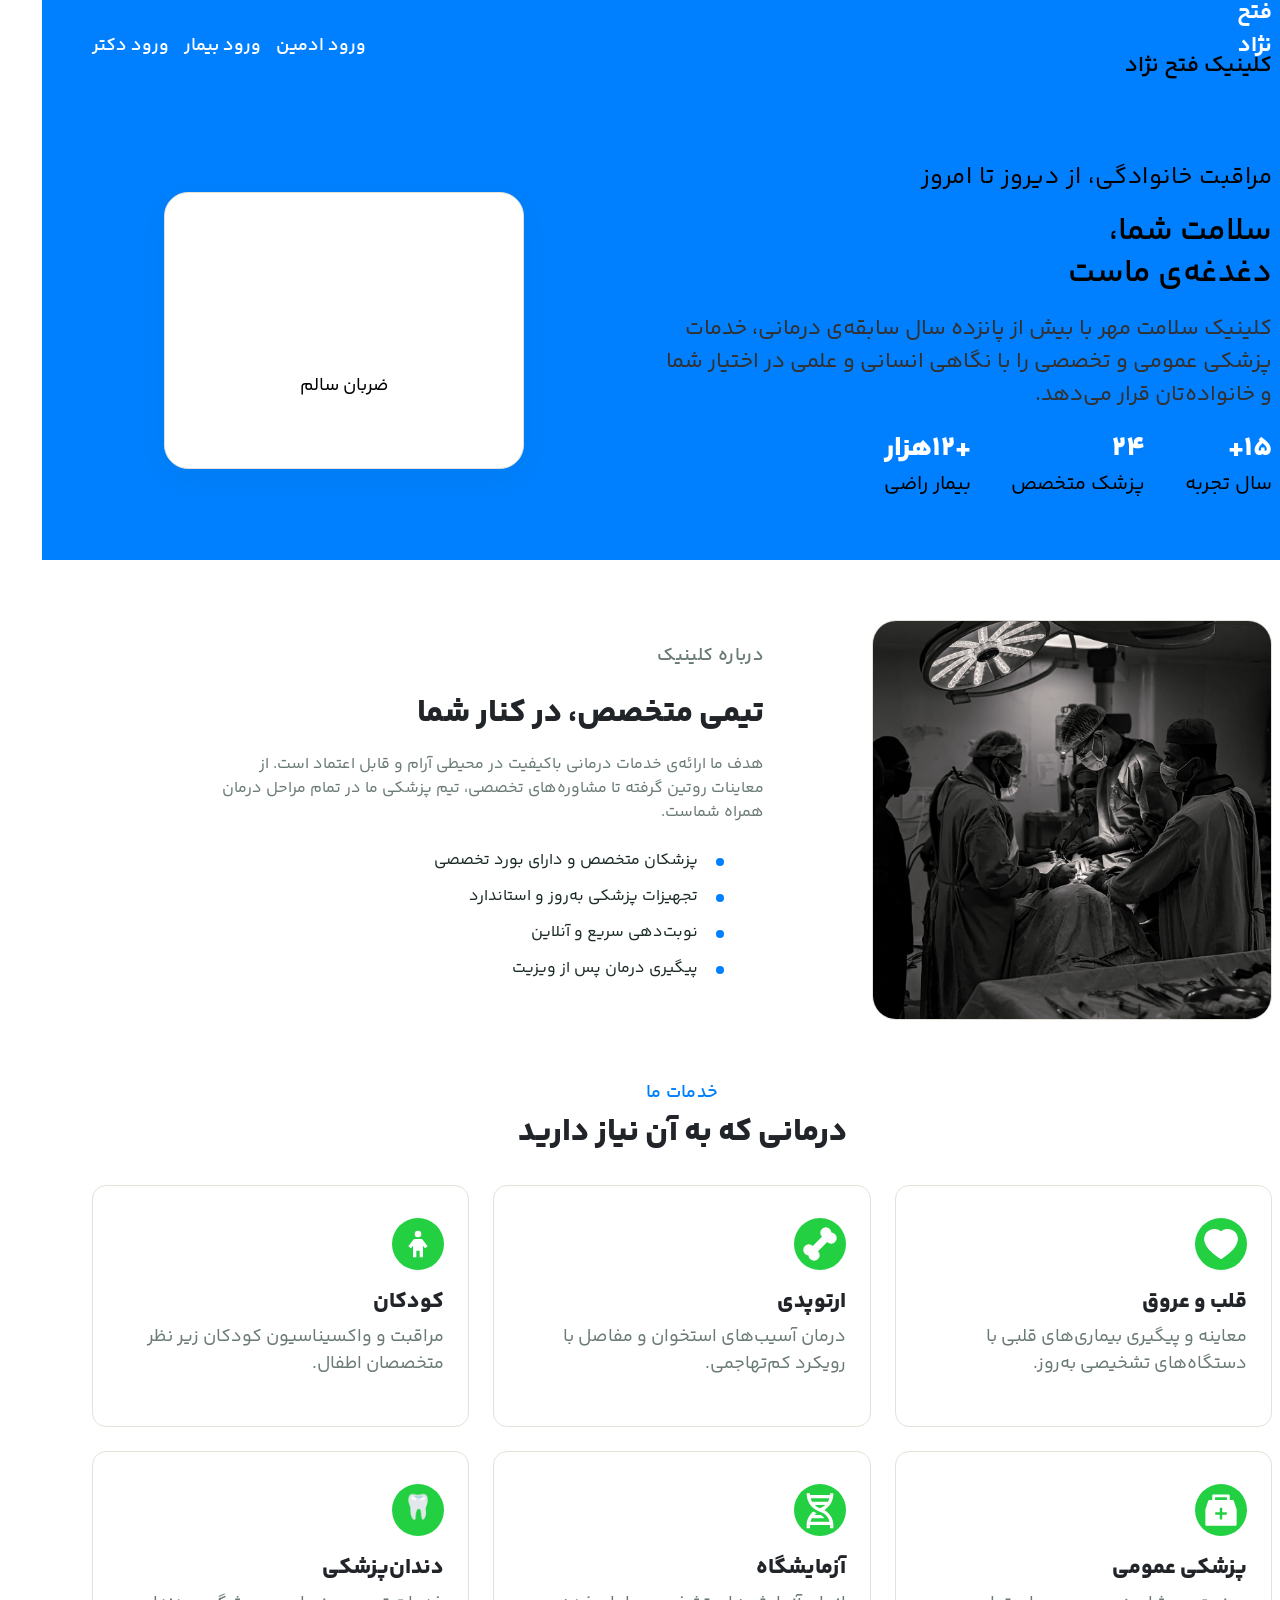
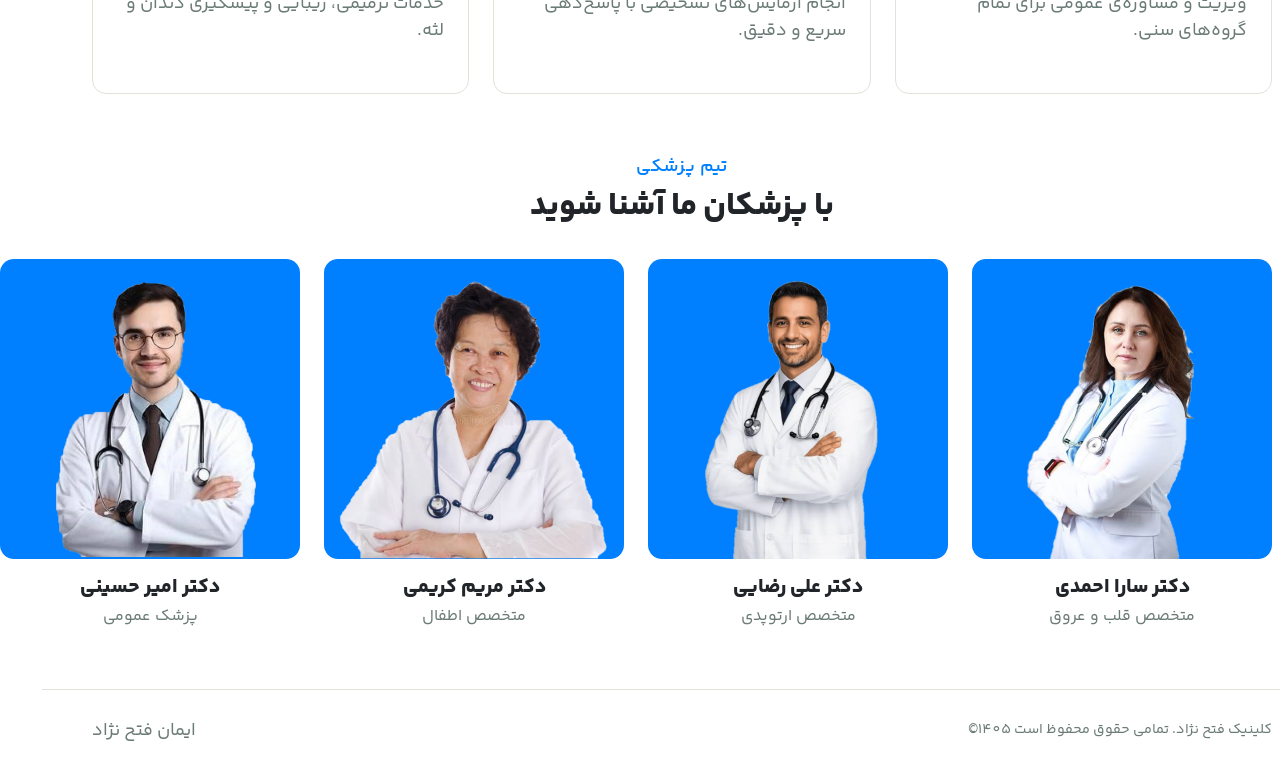
<file: index.html>
<!DOCTYPE html>
<html lang="en">

<head>
    <meta charset="UTF-8">
    <meta name="viewport" content="width=device-width, initial-scale=1.0">
    <title>Iman FathNezhad</title>
    <link rel="stylesheet" href="css/bootstrap.min.css">
    <link rel="stylesheet" href="fonts/YekanBakh/fontiran.css">
    <link rel="stylesheet" href="css/style.css">
</head>

<body>

    <header class="header">
        <div class="container">
            <div class="header-inner">
                <div class="right">
                    <a href="#" class="logo">
                        <span class="logo-mark">فتح نژاد</span>
                        <span class="logo-text">کلینیک فتح نژاد</span>
                    </a>
                </div>
                <div class="left">
                    <nav class="main-nav">
                        <a href="#about">ورود ادمین</a>
                        <a href="#services">ورود بیمار</a>
                        <a href="#doctors">ورود دکتر</a>
                    </nav>
                </div>
            </div>
        </div>
    </header>

    <!-- Hero -->
    <section class="hero">
        <div class="container">
            <div class="hero-inner">
                <div class="hero-copy">
                    <div class="head">
                        <p class="eyebrow">مراقبت خانوادگی، از دیروز تا امروز</p>
                        <h1>سلامت شما،<br>دغدغه‌ی ماست</h1>
                        <p class="hero-desc">
                            کلینیک سلامت مهر با بیش از پانزده سال سابقه‌ی درمانی، خدمات پزشکی عمومی و تخصصی را
                            با نگاهی انسانی و علمی در اختیار شما و خانواده‌تان قرار می‌دهد.
                        </p>
                    </div>
                    <!-- <div class="hero-actions">
                        <a href="#contact" class="btn btn-primary">رزرو نوبت آنلاین</a>
                        <a href="#services" class="btn btn-ghost">مشاهده خدمات</a>
                    </div> -->
                    <div class="hero-stats">
                        <div class="stat">
                            <span class="stat-num">15+</span>
                            <span class="stat-label">سال تجربه</span>
                        </div>
                        <div class="stat">
                            <span class="stat-num">24</span>
                            <span class="stat-label">پزشک متخصص</span>
                        </div>
                        <div class="stat">
                            <span class="stat-num">+۱۲هزار</span>
                            <span class="stat-label">بیمار راضی</span>
                        </div>
                    </div>
                </div>
                <div class="hero-visual" aria-hidden="true">
                    <div class="pulse-card">
                        <svg viewBox="0 0 300 100" class="pulse-line">
                            <polyline points="0,50 50,50 65,20 80,80 95,50 300,50" />
                        </svg>
                        <span class="pulse-label">ضربان سالم</span>
                    </div>
                </div>
            </div>
        </div>
    </section>

    <!-- About -->
    <section id="about" class="about">
        <div class="container">
            <div class="about-inner">
                <div class="about-visual" aria-hidden="true">
                    <img src="team/about.jpg" alt="">
                </div>
                <div class="about-copy">
                    <p class="eyebrow">درباره کلینیک</p>
                    <h2>تیمی متخصص، در کنار شما</h2>
                    <p>
                        هدف ما ارائه‌ی خدمات درمانی باکیفیت در محیطی آرام و قابل اعتماد است. از معاینات
                        روتین گرفته تا مشاوره‌های تخصصی، تیم پزشکی ما در تمام مراحل درمان همراه شماست.
                    </p>
                    <ul class="about-list">
                        <li>پزشکان متخصص و دارای بورد تخصصی</li>
                        <li>تجهیزات پزشکی به‌روز و استاندارد</li>
                        <li>نوبت‌دهی سریع و آنلاین</li>
                        <li>پیگیری درمان پس از ویزیت</li>
                    </ul>
                </div>
            </div>
        </div>
    </section>

    <!-- Services -->
    <section id="services" class="services">
        <div class="container">
            <p class="eyebrow center">خدمات ما</p>
            <h2 class="center">درمانی که به آن نیاز دارید</h2>
            <div class="services-grid">
                <article class="service-card">
                    <div class="service-icon">
                        <img src="icons/heart.svg" alt="">
                    </div>
                    <h3>قلب و عروق</h3>
                    <p>معاینه و پیگیری بیماری‌های قلبی با دستگاه‌های تشخیصی به‌روز.</p>
                </article>
                <article class="service-card">
                    <div class="service-icon">
                        <img src="icons/bxs-bone.svg" alt="">
                    </div>
                    <h3>ارتوپدی</h3>
                    <p>درمان آسیب‌های استخوان و مفاصل با رویکرد کم‌تهاجمی.</p>
                </article>
                <article class="service-card">
                    <div class="service-icon">
                        <img src="icons/bx-child.svg" alt="">
                    </div>
                    <h3>کودکان</h3>
                    <p>مراقبت و واکسیناسیون کودکان زیر نظر متخصصان اطفال.</p>
                </article>
                <article class="service-card">
                    <div class="service-icon">
                        <img src="icons/medicine-box.svg" alt="">
                    </div>
                    <h3>پزشکی عمومی</h3>
                    <p>ویزیت و مشاوره‌ی عمومی برای تمام گروه‌های سنی.</p>
                </article>
                <article class="service-card">
                    <div class="service-icon">
                        <img src="icons/bx-dna.svg" alt="">
                    </div>
                    <h3>آزمایشگاه</h3>
                    <p>انجام آزمایش‌های تشخیصی با پاسخ‌دهی سریع و دقیق.</p>
                </article>
                <article class="service-card">
                    <div class="service-icon">🦷</div>
                    <h3>دندان‌پزشکی</h3>
                    <p>خدمات ترمیمی، زیبایی و پیشگیری دندان و لثه.</p>
                </article>
            </div>
        </div>
    </section>

    <!-- Doctors -->
    <section id="doctors" class="doctors">
        <div class="container">
            <p class="eyebrow center">تیم پزشکی</p>
            <h2 class="center">با پزشکان ما آشنا شوید</h2>
            <div class="doctors-grid">
                <article class="doctor-card">
                    <div class="doctor-photo">
                        <img src="team/doctor3.png" alt="">
                    </div>
                    <h3>دکتر سارا احمدی</h3>
                    <span class="doctor-role">متخصص قلب و عروق</span>
                </article>
                <article class="doctor-card">
                    <div class="doctor-photo">
                        <img src="team/doctor.png" alt="">
                    </div>
                    <h3>دکتر علی رضایی</h3>
                    <span class="doctor-role">متخصص ارتوپدی</span>
                </article>
                <article class="doctor-card">
                    <div class="doctor-photo">
                        <img src="team/doctor2.png" alt="">
                    </div>
                    <h3>دکتر مریم کریمی</h3>
                    <span class="doctor-role">متخصص اطفال</span>
                </article>
                <article class="doctor-card">
                    <div class="doctor-photo">
                        <img src="team/doctor1.png" alt="">
                    </div>
                    <h3>دکتر امیر حسینی</h3>
                    <span class="doctor-role">پزشک عمومی</span>
                </article>
            </div>
        </div>
    </section>

    <!-- Footer -->
    <footer class="site-footer">
        <div class="container footer-inner">
            <span> کلینیک فتح نژاد. تمامی حقوق محفوظ است 1405© </span>
            <div class="footer-links">
                <a href="#">ایمان فتح نژاد</a>
            </div>
        </div>
    </footer>

    <script src="js/jquery-3.7.1.min.js"></script>
    <script src="js/bootstrap.min.js"></script>
    <script src="js/site.js"></script>

</body>

</html>
</file>
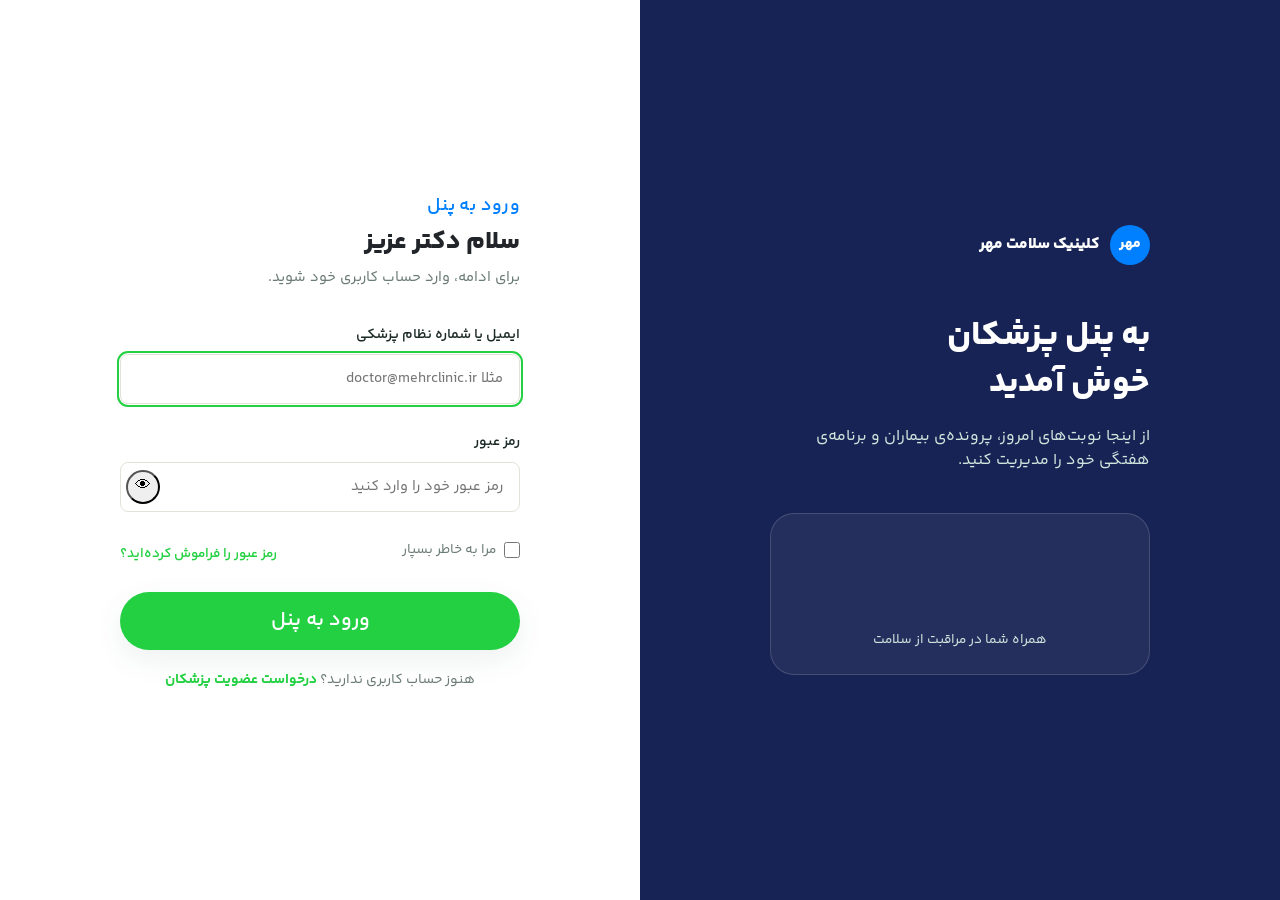
<file: login.html>
<!DOCTYPE html>
<html lang="en">

<head>
    <meta charset="UTF-8">
    <meta name="viewport" content="width=device-width, initial-scale=1.0">
    <title>Iman FathNezhad</title>
    <link rel="stylesheet" href="css/bootstrap.min.css">
    <link rel="stylesheet" href="fonts/YekanBakh/fontiran.css">
    <link rel="stylesheet" href="css/style.css">
</head>

<body>

    <div class="login-layout">

        <!-- Brand side -->
        <div class="brand-side">
            <div class="brand-content">
                <div class="brand-logo">
                    <span class="logo-mark">مهر</span>
                    <span class="logo-text">کلینیک سلامت مهر</span>
                </div>

                <h1>به پنل پزشکان<br>خوش آمدید</h1>
                <p>از اینجا نوبت‌های امروز، پرونده‌ی بیماران و برنامه‌ی هفتگی خود را مدیریت کنید.</p>

                <div class="pulse-card">
                    <svg viewBox="0 0 300 100" class="pulse-line">
                        <polyline points="0,50 50,50 65,20 80,80 95,50 300,50" />
                    </svg>
                    <span class="pulse-label">همراه شما در مراقبت از سلامت</span>
                </div>
            </div>
        </div>

        <!-- Form side -->
        <div class="form-side">
            <form class="login-card">
                <div class="login-header">
                    <p class="eyebrow">ورود به پنل</p>
                    <h2>سلام دکتر عزیز </h2>
                    <p class="login-sub">برای ادامه، وارد حساب کاربری خود شوید.</p>
                </div>

                <label class="field">
                    <span>ایمیل یا شماره نظام پزشکی</span>
                    <input type="text" name="username" placeholder="مثلا doctor@mehrclinic.ir" required autofocus>
                </label>

                <label class="field">
                    <span>رمز عبور</span>
                    <div class="password-wrap">
                        <input type="password" name="password" id="password" placeholder="رمز عبور خود را وارد کنید"
                            required>
                        <button type="button" class="toggle-password" id="togglePassword"
                            aria-label="نمایش رمز عبور">👁</button>
                    </div>
                </label>

                <div class="field-row">
                    <label class="checkbox-field">
                        <input type="checkbox" name="remember">
                        <span>مرا به خاطر بسپار</span>
                    </label>
                    <a href="#" class="forgot-link">رمز عبور را فراموش کرده‌اید؟</a>
                </div>

                <button type="submit" class="btn btn-primary login-submit">ورود به پنل</button>

                <p class="signup-hint">
                    هنوز حساب کاربری ندارید؟
                    <a href="#">درخواست عضویت پزشکان</a>
                </p>
            </form>
        </div>

    </div>

    <script src="js/jquery-3.7.1.min.js"></script>
    <script src="js/bootstrap.min.js"></script>
    <script src="js/site.js"></script>

</body>

</html>
</file>
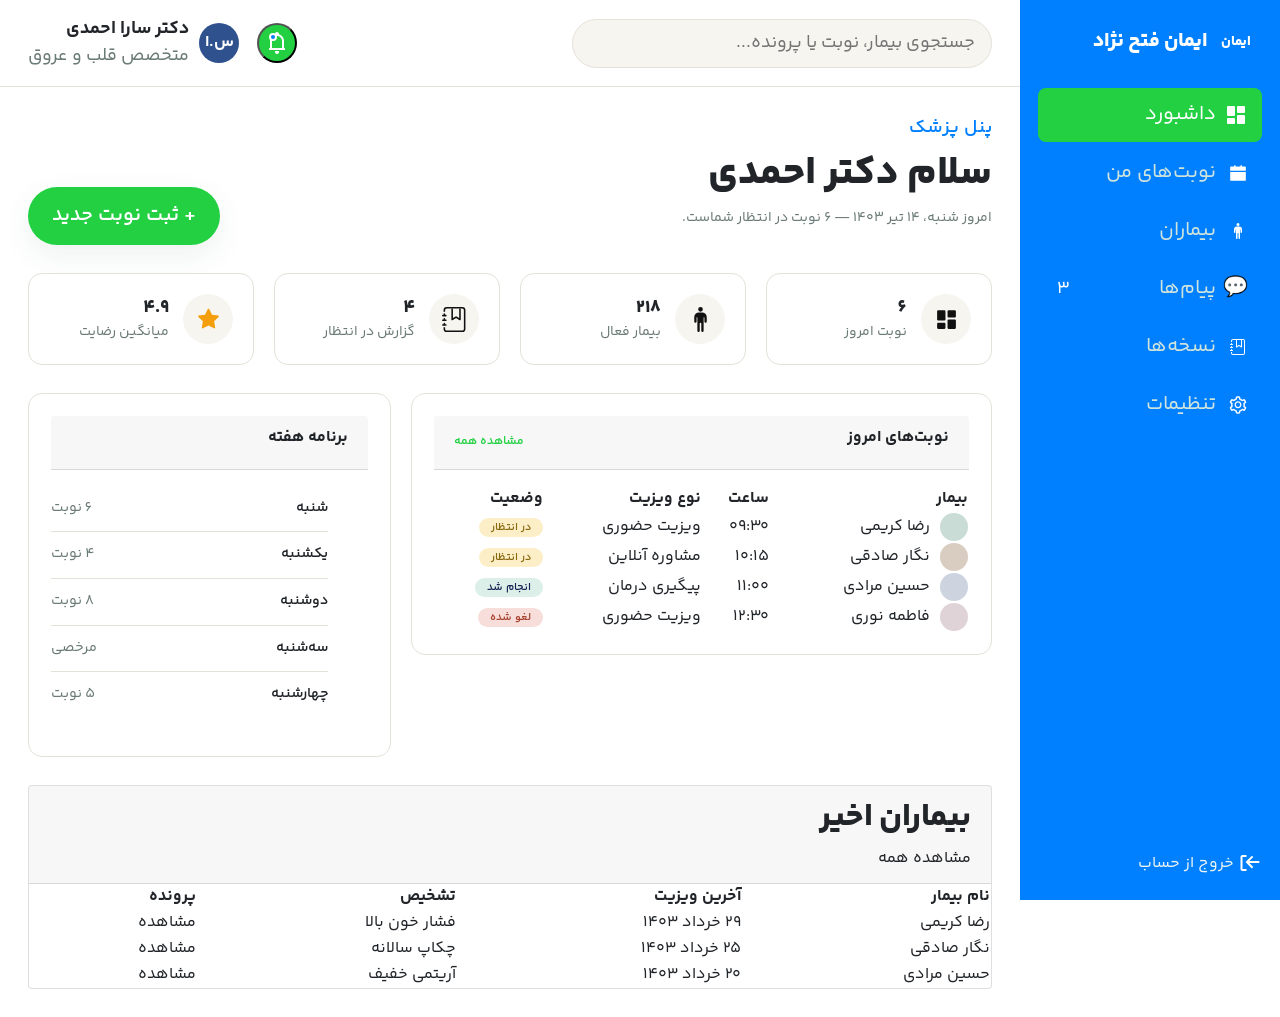
<file: panel-doctor.html>
<!DOCTYPE html>
<html lang="en">

<head>
    <meta charset="UTF-8">
    <meta name="viewport" content="width=device-width, initial-scale=1.0">
    <title>Iman FathNezhad</title>
    <link rel="stylesheet" href="css/bootstrap.min.css">
    <link rel="stylesheet" href="fonts/YekanBakh/fontiran.css">
    <link rel="stylesheet" href="css/style.css">
</head>

<body>

    <div class="panel-layout">

        <!-- Sidebar -->
        <aside class="sidebar" id="sidebar">
            <div class="sidebar-logo">
                <span class="logo-mark">ایمان</span>
                <span class="logo-text">ایمان فتح نژاد</span>
            </div>

            <nav class="sidebar-nav">
                <a href="#" class="nav-item active">
                    <span class="nav-icon">
                        <img src="icons/bxs-dashboard(1).svg" alt="">
                    </span> داشبورد
                </a>
                <a href="#" class="nav-item">
                    <span class="nav-icon">
                        <img src="icons/calendar(1).svg" alt="">
                    </span> نوبت‌های من
                </a>
                <a href="#" class="nav-item">
                    <span class="nav-icon">
                        <img src="icons/person-standing(1).svg" alt="">
                    </span> بیماران
                </a>
                <a href="#" class="nav-item">
                    <span class="nav-icon">💬</span> پیام‌ها
                    <span class="nav-badge">3</span>
                </a>
                <a href="#" class="nav-item">
                    <span class="nav-icon">
                        <img src="icons/journal-bookmark.svg" alt="">
                    </span> نسخه‌ها
                </a>
                <a href="#" class="nav-item">
                    <span class="nav-icon">
                        <img src="icons/setting.svg" alt="">
                    </span> تنظیمات
                </a>
            </nav>

            <a href="#" class="nav-item logout">
                <span class="nav-icon">
                    <img src="icons/log-out.svg" alt="">
                </span> خروج از حساب
            </a>
        </aside>

        <!-- Main -->
        <div class="main-area">

            <!-- Topbar -->
            <header class="topbar">
                <button class="menu-toggle" id="menuToggle" aria-label="باز کردن منو">☰</button>

                <div class="search-box">
                    <input type="text" placeholder="جستجوی بیمار، نوبت یا پرونده...">
                </div>

                <div class="topbar-actions">
                    <button class="icon-btn" aria-label="اعلان‌ها">
                        <img src="icons/bell.svg" alt="">
                        <span class="dot"></span>
                    </button>
                    <div class="user-chip">
                        <div class="user-avatar">س.ا</div>
                        <div class="user-meta">
                            <strong>دکتر سارا احمدی</strong>
                            <span>متخصص قلب و عروق</span>
                        </div>
                    </div>
                </div>
            </header>

            <main class="content">

                <div class="content-header">
                    <div>
                        <p class="eyebrow">پنل پزشک</p>
                        <h1>سلام دکتر احمدی </h1>
                        <p class="content-sub">امروز شنبه، ۱۴ تیر ۱۴۰۳ — ۶ نوبت در انتظار شماست.</p>
                    </div>
                    <button class="btn btn-primary">+ ثبت نوبت جدید</button>
                </div>

                <!-- Stats -->
                <section class="stats-grid">
                    <div class="stat-card">
                        <span class="stat-icon">
                            <img src="icons/bxs-dashboard.svg" alt="">
                        </span>
                        <div>
                            <span class="stat-num">6</span>
                            <span class="stat-label">نوبت امروز</span>
                        </div>
                    </div>
                    <div class="stat-card">
                        <span class="stat-icon">
                            <img src="icons/person-standing.svg" alt="">
                        </span>
                        <div>
                            <span class="stat-num">218</span>
                            <span class="stat-label">بیمار فعال</span>
                        </div>
                    </div>
                    <div class="stat-card">
                        <span class="stat-icon">
                            <img src="icons/journal-bookmark(1).svg" alt="">
                        </span>
                        <div>
                            <span class="stat-num">4</span>
                            <span class="stat-label">گزارش در انتظار</span>
                        </div>
                    </div>
                    <div class="stat-card">
                        <span class="stat-icon">
                            <img src="icons/star.svg" alt="">
                        </span>
                        <div>
                            <span class="stat-num">4.9</span>
                            <span class="stat-label">میانگین رضایت</span>
                        </div>
                    </div>
                </section>

                <!-- Two column: appointments + mini calendar -->
                <section class="content-grid">

                    <div class="card appointments-card">
                        <div class="card-header">
                            <h2>نوبت‌های امروز</h2>
                            <a href="#" class="card-link">مشاهده همه</a>
                        </div>

                        <table class="appointments-table">
                            <thead>
                                <tr>
                                    <th>بیمار</th>
                                    <th>ساعت</th>
                                    <th>نوع ویزیت</th>
                                    <th>وضعیت</th>
                                </tr>
                            </thead>
                            <tbody>
                                <tr>
                                    <td class="patient-cell">
                                        <span class="avatar-sm" style="background:#c9dcd6"></span>
                                        رضا کریمی
                                    </td>
                                    <td>۰۹:۳۰</td>
                                    <td>ویزیت حضوری</td>
                                    <td><span class="badge badge-upcoming">در انتظار</span></td>
                                </tr>
                                <tr>
                                    <td class="patient-cell">
                                        <span class="avatar-sm" style="background:#d8cdc0"></span>
                                        نگار صادقی
                                    </td>
                                    <td>۱۰:۱۵</td>
                                    <td>مشاوره آنلاین</td>
                                    <td><span class="badge badge-upcoming">در انتظار</span></td>
                                </tr>
                                <tr>
                                    <td class="patient-cell">
                                        <span class="avatar-sm" style="background:#cdd4e0"></span>
                                        حسین مرادی
                                    </td>
                                    <td>۱۱:۰۰</td>
                                    <td>پیگیری درمان</td>
                                    <td><span class="badge badge-done">انجام شد</span></td>
                                </tr>
                                <tr>
                                    <td class="patient-cell">
                                        <span class="avatar-sm" style="background:#e0d3d8"></span>
                                        فاطمه نوری
                                    </td>
                                    <td>۱۲:۳۰</td>
                                    <td>ویزیت حضوری</td>
                                    <td><span class="badge badge-cancel">لغو شده</span></td>
                                </tr>
                            </tbody>
                        </table>
                    </div>

                    <div class="card schedule-card">
                        <div class="card-header">
                            <h2>برنامه هفته</h2>
                        </div>
                        <ul class="schedule-list">
                            <li><span class="day">شنبه</span><span class="count">6 نوبت</span></li>
                            <li><span class="day">یکشنبه</span><span class="count">4 نوبت</span></li>
                            <li><span class="day">دوشنبه</span><span class="count">8 نوبت</span></li>
                            <li><span class="day">سه‌شنبه</span><span class="count">مرخصی</span></li>
                            <li><span class="day">چهارشنبه</span><span class="count">5 نوبت</span></li>
                        </ul>
                    </div>

                </section>

                <!-- Recent patients -->
                <section class="card">
                    <div class="card-header">
                        <h2>بیماران اخیر</h2>
                        <a href="#" class="card-link">مشاهده همه</a>
                    </div>
                    <table class="appointments-table">
                        <thead>
                            <tr>
                                <th>نام بیمار</th>
                                <th>آخرین ویزیت</th>
                                <th>تشخیص</th>
                                <th>پرونده</th>
                            </tr>
                        </thead>
                        <tbody>
                            <tr>
                                <td class="patient-cell"><span class="avatar-sm" style="background:#c9dcd6"></span> رضا
                                    کریمی</td>
                                <td>۲۹ خرداد ۱۴۰۳</td>
                                <td>فشار خون بالا</td>
                                <td><a href="#" class="card-link">مشاهده</a></td>
                            </tr>
                            <tr>
                                <td class="patient-cell"><span class="avatar-sm" style="background:#d8cdc0"></span> نگار
                                    صادقی</td>
                                <td>۲۵ خرداد ۱۴۰۳</td>
                                <td>چکاپ سالانه</td>
                                <td><a href="#" class="card-link">مشاهده</a></td>
                            </tr>
                            <tr>
                                <td class="patient-cell"><span class="avatar-sm" style="background:#cdd4e0"></span> حسین
                                    مرادی</td>
                                <td>۲۰ خرداد ۱۴۰۳</td>
                                <td>آریتمی خفیف</td>
                                <td><a href="#" class="card-link">مشاهده</a></td>
                            </tr>
                        </tbody>
                    </table>
                </section>

            </main>
        </div>
    </div>

    <script src="js/jquery-3.7.1.min.js"></script>
    <script src="js/bootstrap.min.js"></script>
    <script src="js/site.js"></script>


</body>

</html>
</file>
<file: fonts/YekanBakh/fontiran.css>
﻿@font-face {
    font-family: YekanBakh;
    font-style: normal;
    font-weight: 100;
    src: url('fonts/woff/YekanBakhFaNum-thin.woff') format('woff'), url('fonts/woff2/YekanBakhFaNum-thin.woff2') format('woff2');
}

@font-face {
    font-family: YekanBakh;
    font-style: normal;
    font-weight: 300;
    src: url('fonts/woff/YekanBakhFaNum-Light.woff') format('woff'), url('fonts/woff2/YekanBakhFaNum-Light.woff2') format('woff2');
}

@font-face {
    font-family: YekanBakh;
    font-style: normal;
    font-weight: normal;
    src: url('fonts/woff/YekanBakhFaNum-Regular.woff') format('woff'), url('fonts/woff2/YekanBakhFaNum-Regular.woff2') format('woff2');
}

@font-face {
    font-family: YekanBakh;
    font-style: normal;
    font-weight: 600;
    src: url('fonts/woff/YekanBakhFaNum-SemiBold.woff') format('woff'), url('fonts/woff2/YekanBakhFaNum-SemiBold.woff2') format('woff2');
}

@font-face {
    font-family: YekanBakh;
    font-style: normal;
    font-weight: bold;
    src: url('fonts/woff/YekanBakhFaNum-Bold.woff') format('woff'), url('fonts/woff2/YekanBakhFaNum-Bold.woff2') format('woff2');
}

@font-face {
    font-family: YekanBakh;
    font-style: normal;
    font-weight: 800;
    src: url('fonts/woff/YekanBakhFaNum-ExtraBold.woff') format('woff'), url('fonts/woff2/YekanBakhFaNum-ExtraBold.woff2') format('woff2');
}

@font-face {
    font-family: YekanBakh;
    font-style: normal;
    font-weight: 900;
    src: url('fonts/woff/YekanBakhFaNum-Black.woff') format('woff'), url('fonts/woff2/YekanBakhFaNum-Black.woff2') format('woff2');
}

@font-face {
    font-family: YekanBakh;
    font-style: normal;
    font-weight: 950;
    src: url('fonts/woff/YekanBakhFaNum-ExtraBlack.woff') format('woff'), url('fonts/woff2/YekanBakhFaNum-ExtraBlack.woff2') format('woff2');
}
</file>
<file: css/style.css>
:root {
  --color-bg: #f6f5f0;
  --color-surface: #ffffff;
  --color-primary: #22d042;
  --color-primary-light: #2f528f;
  --color-primary-dark: #172354;
  --color-accent: #0080ff;
  --color-text: #1c2b28;
  --color-muted: #6b7b77;
  --color-border: #e4e1d8;

  --radius-sm: 8px;
  --radius-md: 14px;
  --radius-lg: 24px;

  --sidebar-w: 260px;
  --shadow-soft: 0 10px 30px rgba(23, 84, 76, 0.08);
}

body {
  overflow-y: auto;
  overflow-x: hidden;
  margin: 0;
  padding: 0;
  direction: rtl;
  text-align: right;
  font-family: YekanBakh;
  font-size: 16px;
}

.container {
  padding: 0 50px;
  max-width: 1520px;
  margin: 0 auto;
}

a {
  text-decoration: none;
  color: inherit;
}
ul {
  list-style: none;
}

h1,
h2,
h3 {
  font-weight: 800;
  line-height: 1.3;
}

.eyebrow {
  display: inline-block;
  color: var(--color-primary);
  font-weight: 600;
  font-size: 0.9rem;
  letter-spacing: 0.02em;
  margin-bottom: 10px;
}

.center {
  text-align: center;
  display: block;
}

/* ===== Buttons ===== */
.btn {
  display: inline-flex;
  align-items: center;
  justify-content: center;
  padding: 14px 28px;
  border-radius: 999px;
  font-weight: 600;
  font-size: 0.95rem;
  border: 2px solid transparent;
  transition:
    transform 0.2s ease,
    box-shadow 0.2s ease,
    background 0.2s ease;
  cursor: pointer;
}

.btn-primary {
  background: var(--color-primary);
  color: #fff;
  box-shadow: var(--shadow-soft);
}
.btn-primary:hover {
  background: var(--color-primary-dark);
  transform: translateY(-2px);
}

.btn-ghost {
  border-color: var(--color-border);
  color: var(--color-text);
  background: transparent;
}
.btn-ghost:hover {
  border-color: var(--color-primary);
  color: var(--color-primary);
}

/*------ header -------*/

.header {
  position: absolute;
  top: 0;
  left: 0;
  width: 100%;
  z-index: 999;
  background: transparent;
}

.header .header-inner {
  position: relative;
  margin: auto;
  padding: 10px 0 0;
  display: flex;
  align-items: center;
  justify-content: space-between;
  flex-direction: row;
  width: 100%;
}

.header .header-inner .right {
  display: flex;
  align-items: center;
  justify-content: center;
  gap: 15px;
  position: relative;
}

.header .header-inner .right .logo {
  text-decoration: none;
  display: flex;
  align-items: flex-start;
  justify-content: center;
  flex-direction: column;
}

.header .header-inner .right .logo .logo-mark {
  font-size: 22px;
  font-weight: 700;
  color: white;
}

.header .header-inner .right .logo .logo-text {
  font-size: 22px;
  color: black;
  font-weight: 600;
}

.header .header-inner .left {
  display: flex;
  align-items: center;
  justify-content: center;
  position: relative;
}

.header .header-inner .left .main-nav {
  display: flex;
  align-items: center;
  justify-content: center;
  gap: 15px;
}

.header .header-inner .left .main-nav > a {
  color: white;
  font-size: 18px;
  font-weight: 600;
  text-decoration: none;
  transition: all 0.3s;
}

.header .header-inner .left .main-nav > a:hover {
  color: rgb(1, 1, 72);
}

/*------ /header -------*/

/*------ hero -------*/

.hero {
  background-color: #0080ff;
  padding-top: 160px;
  padding-bottom: 60px;
}

.hero .hero-inner {
  display: grid;
  grid-template-columns: 1.1fr 0.9fr;
  gap: 60px;
  align-items: center;
}

.hero .hero-inner .hero-copy .head {
  display: flex;
  align-items: flex-start;
  justify-content: center;
  flex-direction: column;
  gap: 10px;
}

.hero .hero-inner .hero-copy .head > h1 {
  font-size: 32px;
  font-weight: 600;
  color: black;
}

.hero .hero-inner .hero-copy .head .eyebrow {
  font-size: 24px;
  font-weight: 500;
  color: rgb(0, 0, 0);
}

.hero .hero-inner .hero-copy .head .hero-desc {
  font-size: 22px;
  font-weight: 500;
  color: rgb(51, 48, 48);
}

.hero .hero-inner .hero-copy .hero-stats {
  display: flex;
  gap: 40px;
}

.hero .hero-inner .hero-copy .hero-stats .stat {
  display: flex;
  flex-direction: column;
}
.hero .hero-inner .hero-copy .hero-stats .stat .stat-num {
  font-size: 28px;
  font-weight: 800;
  color: white;
}
.hero .hero-inner .hero-copy .hero-stats .stat .stat-label {
  color: black;
  font-size: 20px;
}

.hero .hero-inner .hero-visual {
  display: flex;
  justify-content: center;
}

.hero .hero-inner .hero-visual .pulse-card {
  width: 100%;
  max-width: 360px;
  aspect-ratio: 1.3;
  background: var(--color-surface);
  border-radius: var(--radius-lg);
  box-shadow: var(--shadow-soft);
  display: flex;
  flex-direction: column;
  align-items: center;
  justify-content: center;
  padding: 24px;
  border: 1px solid var(--color-border);
}

.hero .hero-inner .hero-visual .pulse-card .pulse-line {
  width: 100%;
  height: 100px;
}

.hero .hero-inner .hero-visual .pulse-card .pulse-line > polyline {
  fill: none;
  stroke: var(--color-accent);
  stroke-width: 3;
  stroke-linecap: round;
  stroke-linejoin: round;
  stroke-dasharray: 500;
  stroke-dashoffset: 500;
  animation: draw-pulse 2.4s ease-in-out infinite;
}

@keyframes draw-pulse {
  to {
    stroke-dashoffset: 0;
  }
}

.hero .hero-inner .hero-visual .pulse-card .pulse-label {
  color: black;
  font-size: 18px;
  font-weight: 500;
}

/*------ /hero -------*/

/*------ about -------*/

.about {
  margin-top: 60px;
}

.about .about-inner {
  display: grid;
  grid-template-columns: 0.8fr 1.2fr;
  gap: 60px;
  align-items: center;
}

.about .about-inner .about-visual {
  aspect-ratio: 1;
  background: var(--color-surface);
  border-radius: var(--radius-lg);
  border: 1px solid var(--color-border);
  display: flex;
  align-items: center;
  justify-content: center;
  overflow: hidden;
  height: 400px;
}

.about .about-inner .about-visual > img {
  width: 100%;
  height: 100%;
  object-fit: cover;
  display: block;
}

.about .about-inner .about-visual .cross-shape::before,
.about .about-inner .about-visual .cross-shape::after {
  content: "";
  position: absolute;
  background: var(--color-primary-light);
  border-radius: 6px;
}

.about .about-inner .about-visual .cross-shape::before {
  width: 100%;
  height: 26px;
  top: 50%;
  transform: translateY(-50%);
}

.about .about-inner .about-visual .cross-shape::after {
  height: 100%;
  width: 26px;
  right: 50%;
  transform: translateX(50%);
}

.about .about-inner .about-copy > h2 {
  font-size: 2rem;
  margin-bottom: 18px;
}

.about .about-inner .about-copy > p {
  color: var(--color-muted);
  margin-bottom: 24px;
  max-width: 55ch;
}

.about .about-inner .about-copy .about-list > li {
  position: relative;
  padding-right: 26px;
  margin-bottom: 12px;
  color: var(--color-text);
}

.about .about-inner .about-copy .about-list > li::before {
  content: "";
  position: absolute;
  right: 0;
  top: 9px;
  width: 8px;
  height: 8px;
  border-radius: 50%;
  background: var(--color-accent);
}

/*------ /about -------*/

/*------ services -------*/

.services {
  margin-top: 60px;
  background: var(--color-surface);
}

.services > h2 {
  font-size: 2rem;
  margin-bottom: 48px;
}

.services .services-grid {
  margin-top: 30px;
  display: grid;
  grid-template-columns: repeat(3, 1fr);
  gap: 24px;
}

.services .services-grid .service-card {
  padding: 32px 24px;
  border: 1px solid var(--color-border);
  border-radius: var(--radius-md);
  transition:
    transform 0.2s ease,
    box-shadow 0.2s ease,
    background 0.3s ease;
}

.services .services-grid .service-card:hover {
  transform: translateY(-4px);
  box-shadow: var(--shadow-soft);
  background: var(--color-accent);
}

.services .services-grid .service-card .service-icon {
  width: 52px;
  height: 52px;
  display: flex;
  align-items: center;
  justify-content: center;
  background: rgb(34, 208, 66);
  border-radius: 50%;
  font-size: 24px;
  margin-bottom: 18px;
}

.services .services-grid .service-card .service-icon > img {
  object-fit: contain;
  width: 40px;
  height: 40px;
}

.services .services-grid .service-card > h3 {
  font-size: 22px;
  margin-bottom: 8px;
}

.services .services-grid .service-card > p {
  color: var(--color-muted);
  font-size: 18px;
  transition: all 0.3s;
}

.services .services-grid .service-card:hover > p {
  color: #fff;
}

/*------ /services -------*/

/*------ doctor -------*/

.doctors {
  margin-top: 60px;
  margin-bottom: 60px;
}

.doctors > h2 {
  font-size: 28px;
  margin-bottom: 48px;
}

.doctors .doctors-grid {
  margin-top: 30px;
  display: grid;
  grid-template-columns: repeat(4, 1fr);
  gap: 24px;
}

.doctors .doctors-grid .doctor-card {
  text-align: center;
}

.doctors .doctors-grid .doctor-card .doctor-photo {
  aspect-ratio: 1;
  border-radius: var(--radius-md);
  overflow: hidden;
  margin-bottom: 16px;
  background-color: var(--color-accent);
  height: 300px;
  inset: 0;
  width: 100%;
}

.doctors .doctors-grid .doctor-card .doctor-photo > img {
  width: 100%;
  height: 100%;
  display: block;
  object-fit: cover;
}

.doctors .doctors-grid .doctor-card > h3 {
  font-size: 20px;
  margin-bottom: 4px;
}

.doctors .doctors-grid .doctor-card .doctor-role {
  color: var(--color-muted);
  font-size: 16px;
}

/*------ /doctor -------*/

/*-------- footer ------*/

.site-footer {
  padding-block: 28px;
  border-top: 1px solid var(--color-border);
}

.site-footer .footer-inner {
  display: flex;
  align-items: center;
  justify-content: space-between;
  flex-wrap: wrap;
  gap: 16px;
  color: var(--color-muted);
  font-size: 0.9rem;
}

.site-footer .footer-links {
  display: flex;
  gap: 24px;
}

.site-footer .footer-links > a {
  text-decoration: none;
  font-size: 18px;
  font-weight: 500;
}

.site-footer .footer-links > a:hover {
  color: var(--color-primary);
}

/*-------- /footer ------*/

/*----------------- End Home Page ----------------*/

/*----------------- Start Panel Doctor ----------------*/

.eyebrow {
  color: var(--color-accent);
  font-weight: 600;
  font-size: 18px;
  margin-bottom: 6px;
}

.btn {
  display: inline-flex;
  align-items: center;
  justify-content: center;
  padding: 12px 22px;
  border-radius: 999px;
  font-weight: 600;
  font-size: 20px;
  transition:
    transform 0.2s ease,
    background 0.2s ease;
}

.btn-primary {
  background: var(--color-primary);
  color: #fff;
  box-shadow: var(--shadow-soft);
}

.btn-primary:hover {
  background: var(--color-primary-dark);
  transform: translateY(-2px);
}

/* -------- Layout -------- */
.panel-layout {
  display: flex;
  min-height: 100vh;
}

/* ------ Sidebar ------ */

.sidebar {
  width: var(--sidebar-w);
  flex-shrink: 0;
  background: var(--color-accent);
  color: #eaf3f0;
  display: flex;
  flex-direction: column;
  padding: 24px 18px;
  position: sticky;
  top: 0;
  height: 100vh;
}

.sidebar .sidebar-logo {
  display: flex;
  align-items: center;
  gap: 10px;
  padding: 0 8px 28px;
  font-weight: 800;
  color: #fff;
}

.sidebar .sidebar-logo .logo-mark {
  width: 36px;
  height: 36px;
  display: flex;
  align-items: center;
  justify-content: center;
  background: var(--color-accent);
  color: #fff;
  border-radius: 50%;
  font-size: 0.85rem;
  flex-shrink: 0;
}

.sidebar .sidebar-logo .logo-text {
  font-size: 20px;
}

.sidebar .sidebar-nav {
  display: flex;
  flex-direction: column;
  gap: 4px;
  flex: 1;
}

.sidebar .sidebar-nav .nav-item {
  display: flex;
  align-items: center;
  gap: 12px;
  padding: 12px 14px;
  border-radius: var(--radius-sm);
  color: #cfe4dd;
  font-weight: 500;
  font-size: 20px;
  position: relative;
  text-decoration: none;
  transition:
    background 0.2s ease,
    color 0.2s ease;
}

.sidebar .sidebar-nav .nav-item:hover {
  background: rgba(255, 255, 255, 0.08);
  color: #fff;
}

.sidebar .sidebar-nav .nav-item.active {
  background: var(--color-primary);
  color: #fff;
}

.sidebar .sidebar-nav .nav-item .nav-icon {
  width: 20px;
  text-align: center;
}

.sidebar .sidebar-nav .nav-item .nav-badge {
  margin-right: auto;
  background: var(--color-accent);
  color: #fff;
  font-size: 18px;
  min-width: 18px;
  height: 18px;
  display: flex;
  align-items: center;
  justify-content: center;
  border-radius: 999px;
  padding: 0 5px;
}

.sidebar .sidebar-nav .nav-item.logout {
  margin-top: 12px;
  border-top: 1px solid rgba(255, 255, 255, 0.12);
  padding-top: 18px;
  color: #f1b7ac;
}
.sidebar .sidebar-nav .nav-item.logout:hover {
  color: #fff;
  background: rgba(232, 103, 79, 0.25);
}

/* ------ /Sidebar ------ */

/* ------ Main area ------ */
.main-area {
  flex: 1;
  min-width: 0;
  display: flex;
  flex-direction: column;
}

/* ------ Topbar ------ */
.topbar {
  display: flex;
  align-items: center;
  gap: 20px;
  padding: 16px 28px;
  background: var(--color-surface);
  border-bottom: 1px solid var(--color-border);
  position: sticky;
  top: 0;
  z-index: 10;
}

.topbar .menu-toggle {
  display: none;
  background: none;
  font-size: 26px;
  color: var(--color-text);
}

.topbar .search-box {
  flex: 1;
  max-width: 420px;
}

.topbar .search-box > input {
  width: 100%;
  padding: 10px 16px;
  border-radius: 999px;
  border: 1px solid var(--color-border);
  background: var(--color-bg);
  font-family: var(--font-base);
  font-size: 18px;
  color: var(--color-text);
}

.topbar .search-box > input:focus {
  outline: 2px solid var(--color-primary);
  outline-offset: 1px;
}

.topbar .topbar-actions {
  margin-right: auto;
  display: flex;
  align-items: center;
  gap: 18px;
}

.topbar .topbar-actions .icon-btn {
  position: relative;
  background: var(--color-primary);
  width: 40px;
  height: 40px;
  border-radius: 50%;
  display: flex;
  align-items: center;
  justify-content: center;
  font-size: 1rem;
}

.topbar .topbar-actions .icon-btn .dot {
  position: absolute;
  top: 8px;
  left: 10px;
  width: 8px;
  height: 8px;
  border-radius: 50%;
  background: var(--color-accent);
  border: 2px solid var(--color-surface);
}

.topbar .topbar-actions .user-chip {
  display: flex;
  align-items: center;
  gap: 10px;
}

.topbar .topbar-actions .user-chip .user-avatar {
  width: 40px;
  height: 40px;
  border-radius: 50%;
  background: var(--color-primary-light);
  color: #fff;
  display: flex;
  align-items: center;
  justify-content: center;
  font-weight: 700;
  font-size: 16px;
}

.topbar .topbar-actions .user-chip .user-meta {
  display: flex;
  flex-direction: column;
  font-size: 18px;
}

.topbar .topbar-actions .user-chip .user-meta > span {
  color: var(--color-muted);
}

/*----- Content -----*/

.content {
  padding: 28px;
  flex: 1;
}

.content-header {
  display: flex;
  align-items: flex-end;
  justify-content: space-between;
  gap: 20px;
  margin-bottom: 28px;
  flex-wrap: wrap;
}

.content-header > h1 {
  font-size: 12px;
  font-weight: 800;
  margin-bottom: 6px;
}

.content-header .content-sub {
  color: var(--color-muted);
  font-size: 14px;
}

/*----- /Content -----*/

/*---- Stats -----*/

.stats-grid {
  display: grid;
  grid-template-columns: repeat(4, 1fr);
  gap: 20px;
  margin-bottom: 28px;
}

.stats-grid .stat-card {
  background: var(--color-surface);
  border: 1px solid var(--color-border);
  border-radius: var(--radius-md);
  padding: 20px;
  display: flex;
  align-items: center;
  gap: 14px;
}

.stats-grid .stat-card .stat-icon {
  width: 50px;
  height: 50px;
  background: var(--color-bg);
  border-radius: 50%;
  display: flex;
  align-items: center;
  justify-content: center;
  font-size: 16px;
  flex-shrink: 0;
}

.stats-grid .stat-card .stat-icon > img {
  width: 25px;
  height: 25px;
  object-fit: contain;
}

.stats-grid .stat-card > div .stat-num {
  display: block;
  font-size: 18px;
  font-weight: 800;
}

.stats-grid .stat-card > div .stat-label {
  display: block;
  color: var(--color-muted);
  font-size: 14px;
}

/*---- /Stats -----*/

/*------ Content grid ------*/

.content-grid {
  display: grid;
  grid-template-columns: 1.6fr 1fr;
  gap: 20px;
  margin-bottom: 28px;
  align-items: start;
}

.content-grid .card {
  background: var(--color-surface);
  border: 1px solid var(--color-border);
  border-radius: var(--radius-md);
  padding: 22px;
}

.content-grid .card .card-header {
  display: flex;
  align-items: center;
  justify-content: space-between;
  margin-bottom: 16px;
}

.content-grid .card .card-header > h2 {
  font-size: 16px;
  font-weight: 700;
}

.content-grid .card .card-header .card-link {
  color: var(--color-primary);
  font-size: 12px;
  font-weight: 600;
}

/*------ Appointments table ------*/

.content-grid .card .appointments-table {
  width: 100%;
  border-collapse: collapse;
}

.content-grid .card .appointments-table > th {
  text-align: right;
  font-size: 13px;
  color: var(--color-muted);
  font-weight: 600;
  padding: 8px 6px;
  border-bottom: 1px solid var(--color-border);
}

.content-grid .card .appointments-table > td {
  padding: 12px 6px;
  border-bottom: 1px solid var(--color-border);
  font-size: 12px;
}

.content-grid .card .appointments-table tr:last-child > td {
  border-bottom: none;
}

.content-grid .card .patient-cell {
  display: flex;
  align-items: center;
  gap: 10px;
}

.content-grid .card .patient-cell .avatar-sm {
  width: 28px;
  height: 28px;
  border-radius: 50%;
  display: inline-block;
}

.content-grid .card .badge {
  padding: 4px 12px;
  border-radius: 999px;
  font-size: 11px;
  font-weight: 600;
}

.content-grid .card .badge-upcoming {
  background: #fcefc8;
  color: #8a6a11;
}

.content-grid .card .badge-done {
  background: #dcefe9;
  color: var(--color-primary-dark);
}

.content-grid .card .badge-cancel {
  background: #f7deda;
  color: #a6402c;
}

/*------ /Appointments table ------*/

/*----- Schedule list -----*/
.content-grid .card .schedule-list > li {
  display: flex;
  justify-content: space-between;
  padding: 12px 0;
  border-bottom: 1px solid var(--color-border);
  font-size: 0.9rem;
}

.content-grid .card .schedule-list li:last-child {
  border-bottom: none;
}

.content-grid .card .schedule-list .day {
  font-weight: 600;
}

.content-grid .card .schedule-list .count {
  color: var(--color-muted);
}

/*----- /Schedule list -----*/

/*----------------- End Panel Doctor ----------------*/

/*-----------------Start Login page -----------------*/

/* ===== Layout ===== */
.login-layout {
  display: grid;
  grid-template-columns: 1fr 1fr;
  min-height: 100vh;
}

/* ===== Brand side ===== */
.brand-side {
  background: var(--color-primary-dark);
  color: #fff;
  display: flex;
  align-items: center;
  justify-content: center;
  padding: 60px;
  position: relative;
  overflow: hidden;
}

.brand-content {
  max-width: 420px;
  position: relative;
  z-index: 1;
}

.brand-logo {
  display: flex;
  align-items: center;
  gap: 10px;
  margin-bottom: 48px;
  font-weight: 800;
}

.logo-mark {
  width: 40px;
  height: 40px;
  display: flex;
  align-items: center;
  justify-content: center;
  background: var(--color-accent);
  color: #fff;
  border-radius: 50%;
  font-size: 0.9rem;
  flex-shrink: 0;
}

.logo-text {
  font-size: 1rem;
}

.brand-content h1 {
  font-size: 2.1rem;
  font-weight: 800;
  margin-bottom: 18px;
  line-height: 1.4;
}

.brand-content > p {
  color: #cfe4dd;
  margin-bottom: 40px;
  max-width: 38ch;
}

.pulse-card {
  background: rgba(255, 255, 255, 0.06);
  border: 1px solid rgba(255, 255, 255, 0.15);
  border-radius: var(--radius-lg);
  padding: 24px;
  display: flex;
  flex-direction: column;
  align-items: center;
}

.pulse-line {
  width: 100%;
  height: 80px;
}
.pulse-line polyline {
  fill: none;
  stroke: var(--color-accent);
  stroke-width: 3;
  stroke-linecap: round;
  stroke-linejoin: round;
  stroke-dasharray: 500;
  stroke-dashoffset: 500;
  animation: draw-pulse 2.4s ease-in-out infinite;
}
@keyframes draw-pulse {
  to {
    stroke-dashoffset: 0;
  }
}

.pulse-label {
  margin-top: 12px;
  color: #cfe4dd;
  font-size: 0.85rem;
  text-align: center;
}

/* ===== Form side ===== */
.form-side {
  display: flex;
  align-items: center;
  justify-content: center;
  padding: 40px;
}

.login-card {
  width: 100%;
  max-width: 400px;
  display: flex;
  flex-direction: column;
  gap: 20px;
}

.login-header h2 {
  font-size: 1.6rem;
  font-weight: 800;
  margin-bottom: 8px;
}
.login-sub {
  color: var(--color-muted);
  font-size: 0.92rem;
}

.field {
  display: flex;
  flex-direction: column;
  gap: 8px;
  font-size: 0.88rem;
  font-weight: 600;
  color: var(--color-text);
}

.field input {
  font-family: var(--font-base);
  padding: 13px 16px;
  border-radius: var(--radius-sm);
  border: 1px solid var(--color-border);
  background: var(--color-surface);
  font-size: 0.92rem;
  color: var(--color-text);
  width: 100%;
}
.field input:focus {
  outline: 2px solid var(--color-primary);
  outline-offset: 1px;
}

.password-wrap {
  position: relative;
}
.password-wrap input {
  padding-left: 44px;
}
.toggle-password {
  position: absolute;
  left: 6px;
  top: 50%;
  transform: translateY(-50%);
  width: 34px;
  height: 34px;
  border-radius: 50%;
  font-size: 1rem;
  display: flex;
  align-items: center;
  justify-content: center;
}
.toggle-password:hover {
  background: var(--color-bg);
}

.field-row {
  display: flex;
  align-items: center;
  justify-content: space-between;
  font-size: 0.85rem;
}

.checkbox-field {
  display: flex;
  align-items: center;
  gap: 8px;
  color: var(--color-muted);
  font-weight: 500;
  cursor: pointer;
}
.checkbox-field input {
  accent-color: var(--color-primary);
  width: 16px;
  height: 16px;
}

.forgot-link {
  color: var(--color-primary);
  font-weight: 600;
}
.forgot-link:hover {
  text-decoration: underline;
}

.login-submit {
  margin-top: 4px;
}

.signup-hint {
  text-align: center;
  font-size: 0.88rem;
  color: var(--color-muted);
}
.signup-hint a {
  color: var(--color-primary);
  font-weight: 700;
}
.signup-hint a:hover {
  text-decoration: underline;
}
</file>
